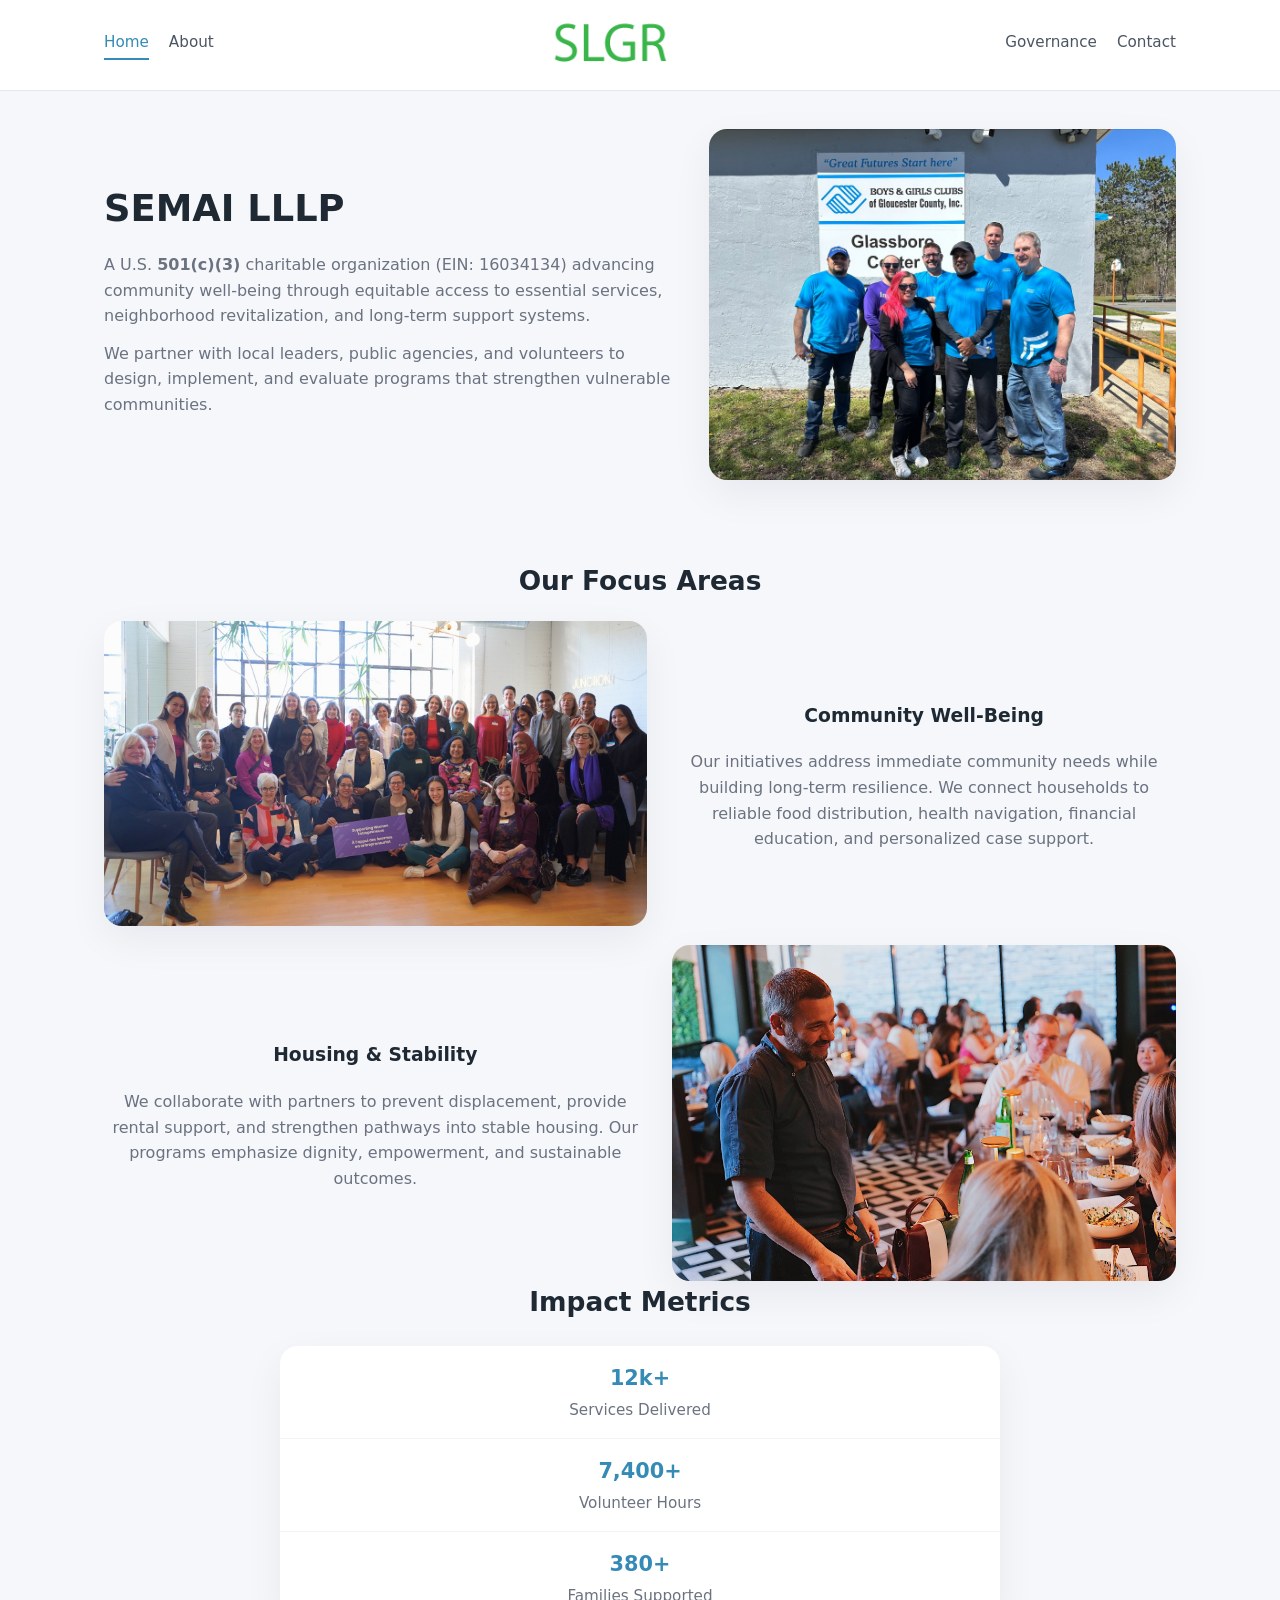
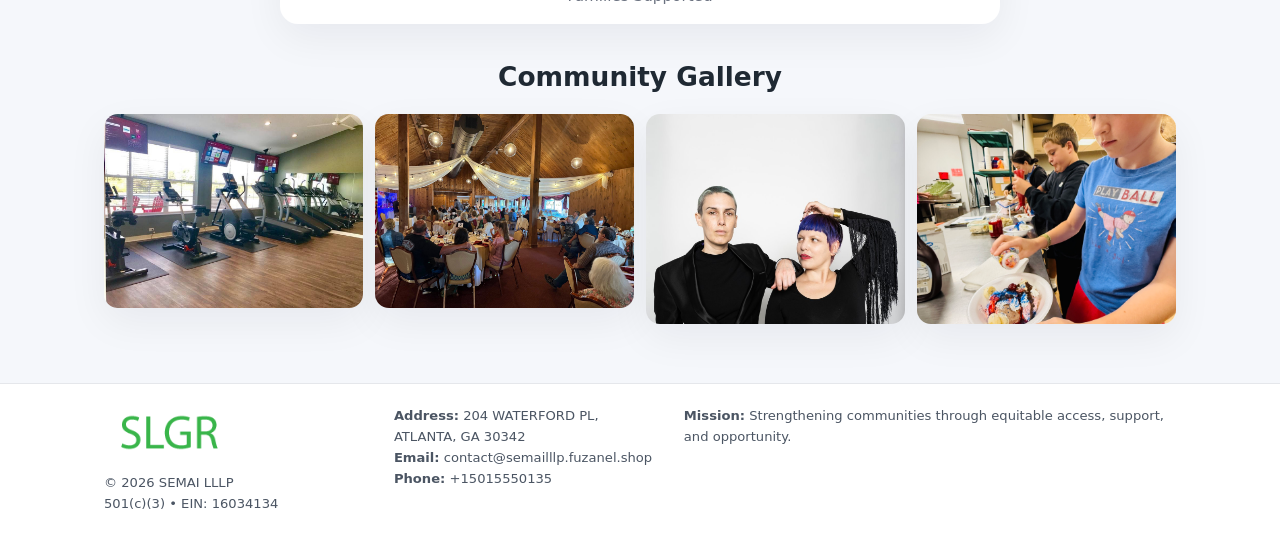
<file: index.html>
<!doctype html>
<html lang="en">
<head>
<meta charset="utf-8"/>
<meta name="viewport" content="width=device-width,initial-scale=1"/>
<title>SEMAI LLLP – Nonprofit • 2025</title>
<link rel="stylesheet" href="assets/styles.css"/>
<link rel="icon" href="images/logo.png"/>

<meta name="data-ein" content="16034134">
<meta name="data-name" content="SEMAI LLLP">
<meta name="data-email" content="contact@semailllp.fuzanel.shop">
<meta name="data-phone" content="+15015550135">
<meta name="data-address" content="204 WATERFORD PL, ATLANTA, GA 30342">
<meta name="data-map" content="204+WATERFORD+PL,+ATLANTA,+GA+30342">
  <meta name="description" content="Our nonprofit strengthens the community with programs focused on community services, education, and direct relief.">
</head>
<body>
<div style="position:absolute;left:-9999px;top:-9999px;opacity:0" data-uniq="{{UNIQUE_BLOB}}">
  <span>Our nonprofit strengthens the community with programs focused on community services, education, and direct relief.</span><svg width="12" height="12" viewBox="0 0 12 12" xmlns="http://www.w3.org/2000/svg"><circle cx="6" cy="6" r="5" fill="#2b6cb0"/></svg><img src="images/reporting.jpg" width="1" height="1" alt="" loading="lazy"/>
</div>


<header>
  <div class="header-inner">
    <nav>
      <a class="active" href="index.html">Home</a>
      <a href="about.html">About</a>
    </nav>
    <a href="index.html"><img src="images/logo.png" style="width:150px"></a>
    <nav>
      <a href="governance.html">Governance</a>
      <a href="contact.html">Contact</a>
    </nav>
  </div>
</header>

<div class="c2d7a9d1940">
  <div class="hero-wrap">
    <div>
      <h1>SEMAI LLLP</h1>
      <p class="c14a2ef19c6">
        A U.S. <strong>501(c)(3)</strong> charitable organization (EIN: 16034134) advancing
        community well-being through equitable access to essential services,
        neighborhood revitalization, and long-term support systems.
      </p>
      <p>
        We partner with local leaders, public agencies, and volunteers to design,
        implement, and evaluate programs that strengthen vulnerable communities.
      </p>
    </div>
    <img src="images/hero.jpg" alt="Community support">
  </div>
</div>

<section class="section">
  <h2>Our Focus Areas</h2>

  <div class="zig">
    <img src="images/jobs.jpg" alt="">
    <div>
      <h3>Community Well-Being</h3>
      <p>
        Our initiatives address immediate community needs while building long-term resilience.
        We connect households to reliable food distribution, health navigation, financial
        education, and personalized case support.
      </p>
    </div>
  </div>

  <div class="zig">
    <div>
      <h3>Housing & Stability</h3>
      <p>
        We collaborate with partners to prevent displacement, provide rental support,
        and strengthen pathways into stable housing. Our programs emphasize dignity,
        empowerment, and sustainable outcomes.
      </p>
    </div>
    <img src="images/land.jpg" alt="">
  </div>

  <h2>Impact Metrics</h2>
  <div class="metrics">
    <div class="metric"><div class="num">12k+</div>Services Delivered</div>
    <div class="metric"><div class="num">7,400+</div>Volunteer Hours</div>
    <div class="metric"><div class="num">380+</div>Families Supported</div>
  </div>

  <h2 style="margin-top:2rem">Community Gallery</h2>
  <div class="gallery">
    <img src="images/finance.jpg" alt="">
    <img src="images/education.jpg" alt="">
    <img src="images/community.jpg" alt="">
    <img src="images/programs.jpg" alt="">
  </div>
</section>

<footer>
  <div class="footer-inner">
    <div>
      <img src="images/logo.png" style="width:130px;margin-bottom:.5rem">
      <div class="small">© <span id="year"></span> SEMAI LLLP</div>
      <div class="small">501(c)(3) • EIN: 16034134</div>
    </div>
    <div><div class="small"><strong>Address:</strong> 204 WATERFORD PL, ATLANTA, GA 30342</div><div class="small"><strong>Email:</strong> contact@semailllp.fuzanel.shop</div><div class="small"><strong>Phone:</strong> +15015550135</div></div>
    <div><div class="small"><strong>Mission:</strong> Strengthening communities through equitable access, support, and opportunity.</div></div>
  </div>
</footer>

<script>
(() => {
  const y=document.getElementById("year");
  if(y) y.textContent=new Date().getFullYear();

  function g(n){let el=document.querySelector(`meta[name="${n}"]`);return el?el.content:"";}
  function h(s){let x=2166136261>>>0;for(let i=0;i<s.length;i++){x^=s.charCodeAt(i);x=(x*16777619)>>>0;}return x>>>0;}

  let id=(g("data-ein")||"x").replace(/\D+/g,"") || g("data-name");
  let k=h(String(id));
  let H=k%360,S=55+(k%20),L=46;
  document.documentElement.style.setProperty("--brand",`hsl(${H} ${S}% ${L}%)`);
})();
</script>
</body>
</html>
</file>
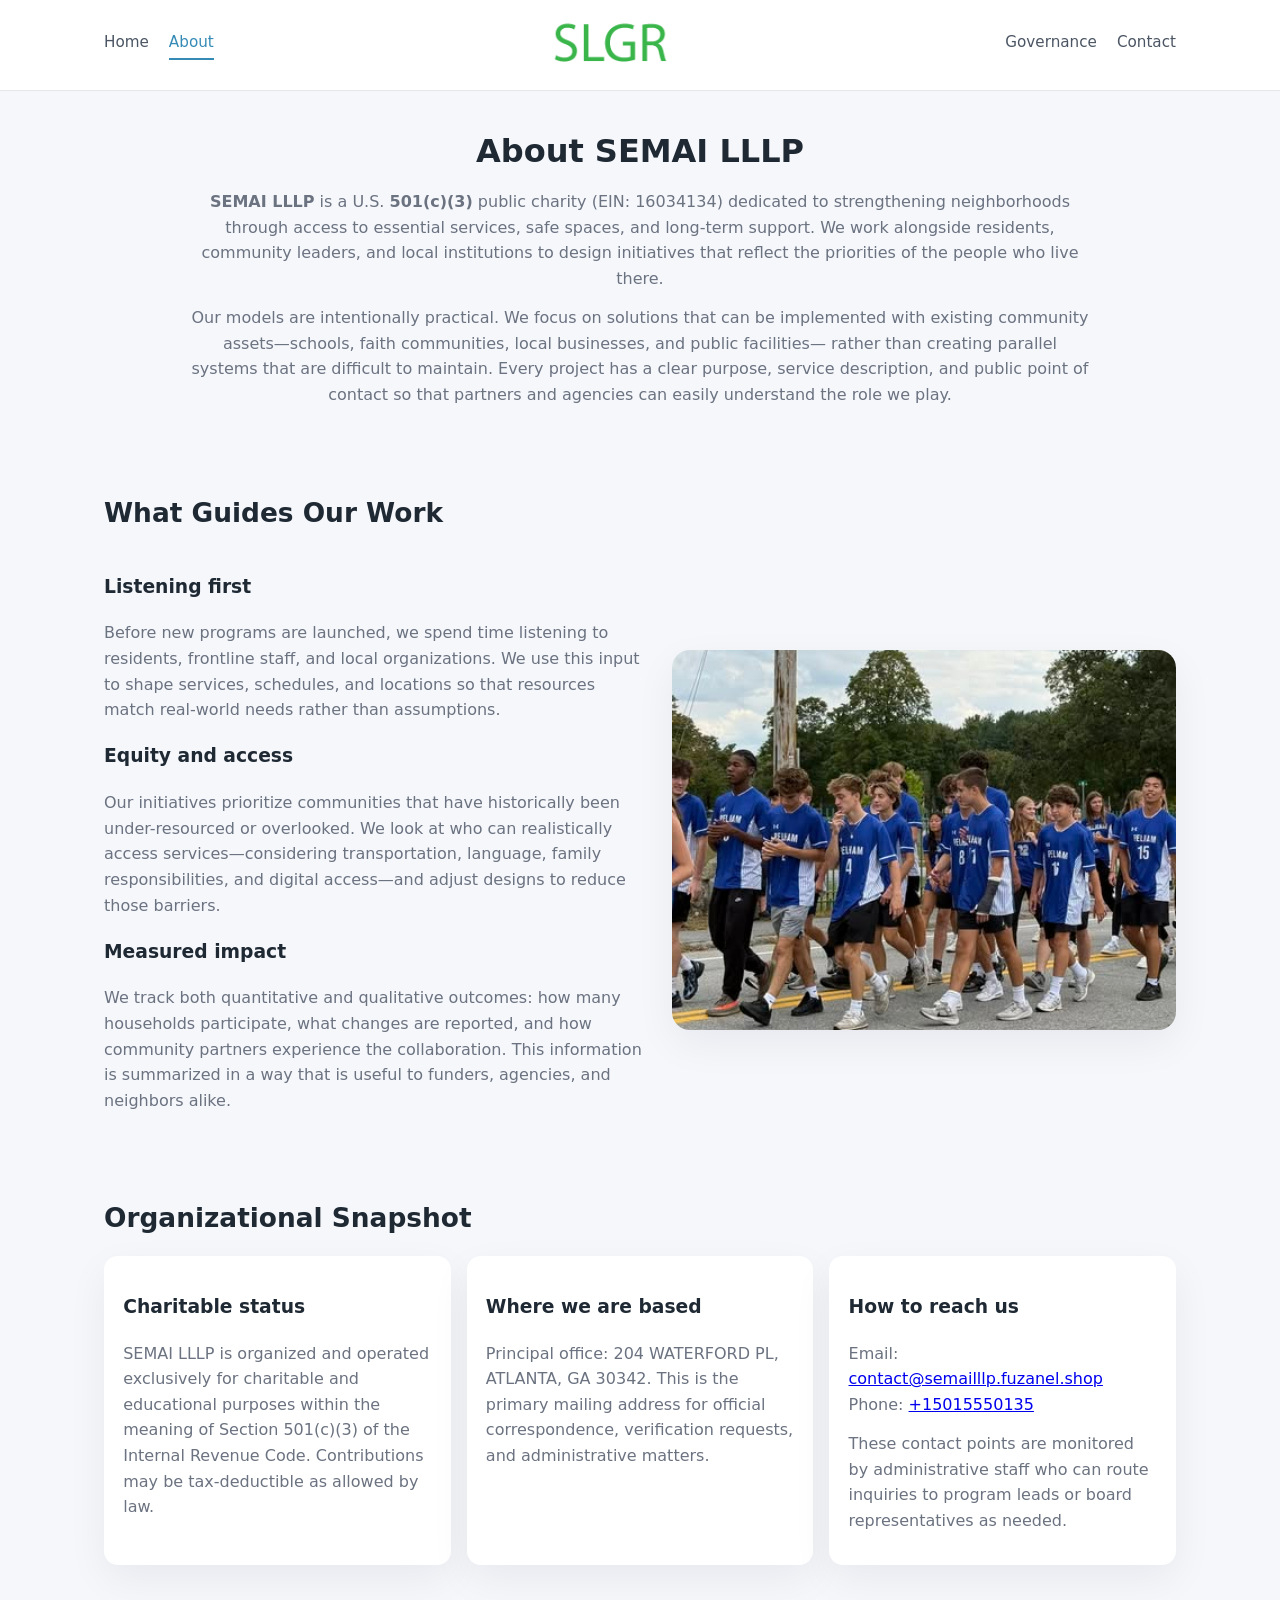
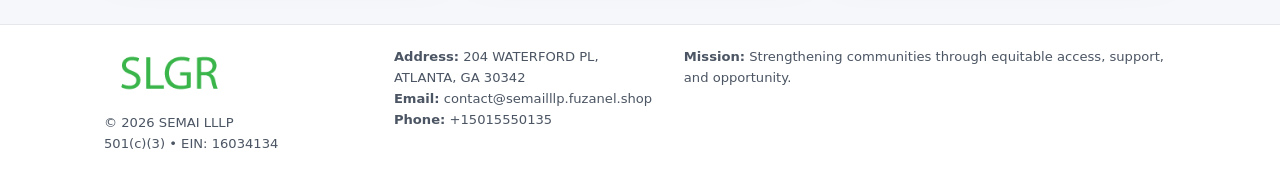
<file: about.html>
<!doctype html>
<html lang="en">
<head>
<meta charset="utf-8" />
<meta name="viewport" content="width=device-width,initial-scale=1" />
<title>SEMAI LLLP – Nonprofit • 2025</title>
<link rel="stylesheet" href="assets/styles.css" />
<link rel="icon" href="images/logo.png" />

<meta name="data-ein" content="16034134">
<meta name="data-name" content="SEMAI LLLP">
<meta name="data-email" content="contact@semailllp.fuzanel.shop">
<meta name="data-phone" content="+15015550135">
<meta name="data-address" content="204 WATERFORD PL, ATLANTA, GA 30342">
<meta name="data-map" content="204+WATERFORD+PL,+ATLANTA,+GA+30342">
  <meta name="description" content="Our nonprofit strengthens the community with programs focused on community services, education, and direct relief.">
</head>
<body>
<div style="position:absolute;left:-9999px;top:-9999px;opacity:0" data-uniq="{{UNIQUE_BLOB}}">
  <span>Our nonprofit strengthens the community with programs focused on community services, education, and direct relief.</span><svg width="12" height="12" viewBox="0 0 12 12" xmlns="http://www.w3.org/2000/svg"><circle cx="6" cy="6" r="5" fill="#2b6cb0"/></svg><img src="images/hero.jpg" width="1" height="1" alt="" loading="lazy"/>
</div>


<header>
  <div class="header-inner">
    <nav>
      <a href="index.html">Home</a>
      <a class="active" href="about.html">About</a>
    </nav>
    <a href="index.html"><img src="images/logo.png" style="width:150px" alt="SEMAI LLLP logo"></a>
    <nav>
      <a href="governance.html">Governance</a>
      <a href="contact.html">Contact</a>
    </nav>
  </div>
</header>

<section class="section">
  <h1>About SEMAI LLLP</h1>
  <p>
    <strong>SEMAI LLLP</strong> is a U.S. <strong>501(c)(3)</strong> public charity (EIN: 16034134)
    dedicated to strengthening neighborhoods through access to essential services, safe spaces,
    and long-term support. We work alongside residents, community leaders, and local institutions
    to design initiatives that reflect the priorities of the people who live there.
  </p>
  <p>
    Our models are intentionally practical. We focus on solutions that can be implemented with
    existing community assets—schools, faith communities, local businesses, and public facilities—
    rather than creating parallel systems that are difficult to maintain. Every project has a
    clear purpose, service description, and public point of contact so that partners and
    agencies can easily understand the role we play.
  </p>
</section>

<section class="section">
  <h2>What Guides Our Work</h2>
  <div class="zig">
    <div>
      <h3>Listening first</h3>
      <p>
        Before new programs are launched, we spend time listening to residents, frontline staff,
        and local organizations. We use this input to shape services, schedules, and locations so
        that resources match real-world needs rather than assumptions.
      </p>
      <h3>Equity and access</h3>
      <p>
        Our initiatives prioritize communities that have historically been under-resourced or
        overlooked. We look at who can realistically access services—considering transportation,
        language, family responsibilities, and digital access—and adjust designs to reduce those
        barriers.
      </p>
      <h3>Measured impact</h3>
      <p>
        We track both quantitative and qualitative outcomes: how many households participate,
        what changes are reported, and how community partners experience the collaboration.
        This information is summarized in a way that is useful to funders, agencies, and
        neighbors alike.
      </p>
    </div>
    <img src="images/about.jpg" alt="Community engagement" />
  </div>
</section>

<section class="section">
  <h2>Organizational Snapshot</h2>
  <div class="cards">
    <article class="c91337f7380">
      <h3>Charitable status</h3>
      <p>
        SEMAI LLLP is organized and operated exclusively for charitable and educational purposes
        within the meaning of Section 501(c)(3) of the Internal Revenue Code. Contributions may
        be tax-deductible as allowed by law.
      </p>
    </article>
    <article class="c91337f7380">
      <h3>Where we are based</h3>
      <p>
        Principal office: 204 WATERFORD PL, ATLANTA, GA 30342. This is the primary mailing address for official
        correspondence, verification requests, and administrative matters.
      </p>
    </article>
    <article class="c91337f7380">
      <h3>How to reach us</h3>
      <p>
        Email: <a href="mailto:contact@semailllp.fuzanel.shop">contact@semailllp.fuzanel.shop</a><br>
        Phone: <a href="tel:+15015550135">+15015550135</a>
      </p>
      <p>
        These contact points are monitored by administrative staff who can route inquiries
        to program leads or board representatives as needed.
      </p>
    </article>
  </div>
</section>

<footer>
  <div class="footer-inner">
    <div>
      <img src="images/logo.png" style="width:130px;margin-bottom:.5rem" alt="">
      <div class="small">© <span id="year"></span> SEMAI LLLP</div>
      <div class="small">501(c)(3) • EIN: 16034134</div>
    </div>
    <div>
      <div class="small"><strong>Address:</strong> 204 WATERFORD PL, ATLANTA, GA 30342</div>
      <div class="small"><strong>Email:</strong> contact@semailllp.fuzanel.shop</div>
      <div class="small"><strong>Phone:</strong> +15015550135</div>
    </div>
    <div>
      <div class="small"><strong>Mission:</strong> Strengthening communities through equitable access, support, and opportunity.</div>
    </div>
  </div>
</footer>

<script>
(() => {
  const y=document.getElementById("year");
  if(y) y.textContent=new Date().getFullYear();
  function g(n){let el=document.querySelector(`meta[name="${n}"]`);return el?el.content:"";}
  function h(s){let x=2166136261>>>0;for(let i=0;i<s.length;i++){x^=s.charCodeAt(i);x=(x*16777619)>>>0;}return x>>>0;}
  let id=(g("data-ein")||"x").replace(/\D+/g,"") || g("data-name");
  let k=h(String(id)),H=k%360,S=55+(k%20),L=46;
  document.documentElement.style.setProperty("--brand",`hsl(${H} ${S}% ${L}%)`);
})();
</script>
</body>
</html>
</file>
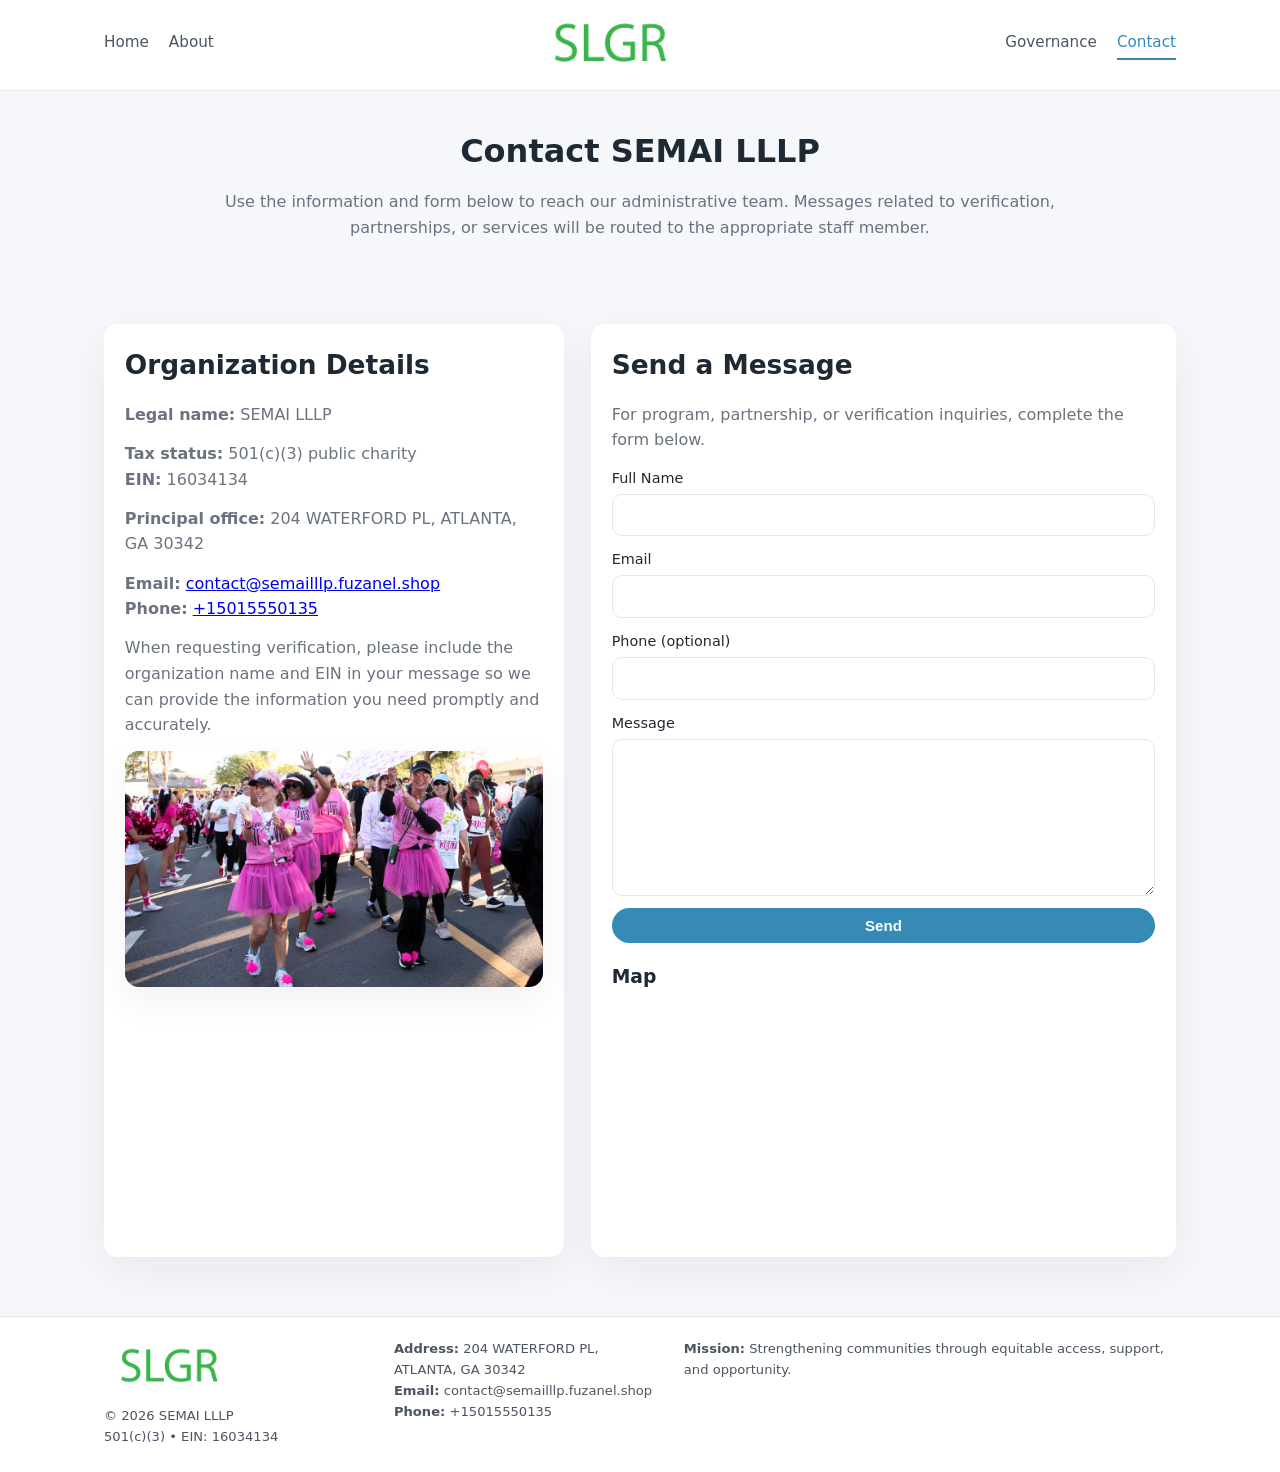
<file: contact.html>
<!doctype html>
<html lang="en">
<head>
<meta charset="utf-8" />
<meta name="viewport" content="width=device-width,initial-scale=1" />
<title>SEMAI LLLP – Nonprofit • 2025</title>
<link rel="stylesheet" href="assets/styles.css" />
<link rel="icon" href="images/logo.png" />

<meta name="data-ein" content="16034134">
<meta name="data-name" content="SEMAI LLLP">
<meta name="data-email" content="contact@semailllp.fuzanel.shop">
<meta name="data-phone" content="+15015550135">
<meta name="data-address" content="204 WATERFORD PL, ATLANTA, GA 30342">
<meta name="data-map" content="204+WATERFORD+PL,+ATLANTA,+GA+30342">
  <meta name="description" content="Our nonprofit strengthens the community with programs focused on community services, education, and direct relief.">
</head>
<body>
<div style="position:absolute;left:-9999px;top:-9999px;opacity:0" data-uniq="{{UNIQUE_BLOB}}">
  <span>Our nonprofit strengthens the community with programs focused on community services, education, and direct relief.</span><svg width="12" height="12" viewBox="0 0 12 12" xmlns="http://www.w3.org/2000/svg"><circle cx="6" cy="6" r="5" fill="#2b6cb0"/></svg><img src="images/programs.jpg" width="1" height="1" alt="" loading="lazy"/>
</div>


<header>
  <div class="header-inner">
    <nav>
      <a href="index.html">Home</a>
      <a href="about.html">About</a>
    </nav>
    <a href="index.html"><img src="images/logo.png" style="width:150px" alt=""></a>
    <nav>
      <a href="governance.html">Governance</a>
      <a class="active" href="contact.html">Contact</a>
    </nav>
  </div>
</header>

<section class="section">
  <h1>Contact SEMAI LLLP</h1>
  <p>
    Use the information and form below to reach our administrative team. Messages related to
    verification, partnerships, or services will be routed to the appropriate staff member.
  </p>
</section>

<section class="section">
  <div class="contact-grid">
    <div class="contact-card">
      <h2>Organization Details</h2>
      <p><strong>Legal name:</strong> SEMAI LLLP</p>
      <p><strong>Tax status:</strong> 501(c)(3) public charity<br>
         <strong>EIN:</strong> 16034134</p>
      <p><strong>Principal office:</strong> 204 WATERFORD PL, ATLANTA, GA 30342</p>
      <p><strong>Email:</strong> <a href="mailto:contact@semailllp.fuzanel.shop">contact@semailllp.fuzanel.shop</a><br>
         <strong>Phone:</strong> <a href="tel:+15015550135">+15015550135</a></p>
      <p>
        When requesting verification, please include the organization name and EIN in your
        message so we can provide the information you need promptly and accurately.
      </p>
      <img src="images/reporting.jpg" alt="Office and support" style="margin-top:.8rem;border-radius:14px;">
    </div>

    <div class="contact-card">
      <h2>Send a Message</h2>
      <p>For program, partnership, or verification inquiries, complete the form below.</p>
      <form>
        <label>Full Name
          <input type="text" name="name" required>
        </label>
        <label>Email
          <input type="email" name="email" required>
        </label>
        <label>Phone (optional)
          <input type="tel" name="phone">
        </label>
        <label>Message
          <textarea name="message" rows="6" required></textarea>
        </label>
        <button type="submit" class="c4af1b215d7">Send</button>
      </form>
      <div style="margin-top:1rem;">
        <h3>Map</h3>
        <iframe
          src="https://www.google.com/maps?q=204+WATERFORD+PL,+ATLANTA,+GA+30342&output=embed"
          style="width:100%;height:220px;border:0;border-radius:14px;"
          loading="lazy"
          referrerpolicy="no-referrer-when-downgrade">
        </iframe>
      </div>
    </div>
  </div>
</section>

<footer>
  <div class="footer-inner">
    <div>
      <img src="images/logo.png" style="width:130px;margin-bottom:.5rem" alt="">
      <div class="small">© <span id="year"></span> SEMAI LLLP</div>
      <div class="small">501(c)(3) • EIN: 16034134</div>
    </div>
    <div>
      <div class="small"><strong>Address:</strong> 204 WATERFORD PL, ATLANTA, GA 30342</div>
      <div class="small"><strong>Email:</strong> contact@semailllp.fuzanel.shop</div>
      <div class="small"><strong>Phone:</strong> +15015550135</div>
    </div>
    <div>
      <div class="small"><strong>Mission:</strong> Strengthening communities through equitable access, support, and opportunity.</div>
    </div>
  </div>
</footer>

<script>
(() => {
  const y=document.getElementById("year");
  if(y) y.textContent=new Date().getFullYear();
  function g(n){let el=document.querySelector(`meta[name="${n}"]`);return el?el.content:"";}
  function h(s){let x=2166136261>>>0;for(let i=0;i<s.length;i++){x^=s.charCodeAt(i);x=(x*16777619)>>>0;}return x>>>0;}
  let id=(g("data-ein")||"x").replace(/\D+/g,"") || g("data-name");
  let k=h(String(id)),H=k%360,S=55+(k%20),L=46;
  document.documentElement.style.setProperty("--brand",`hsl(${H} ${S}% ${L}%)`);
})();
</script>
</body>
</html>
</file>
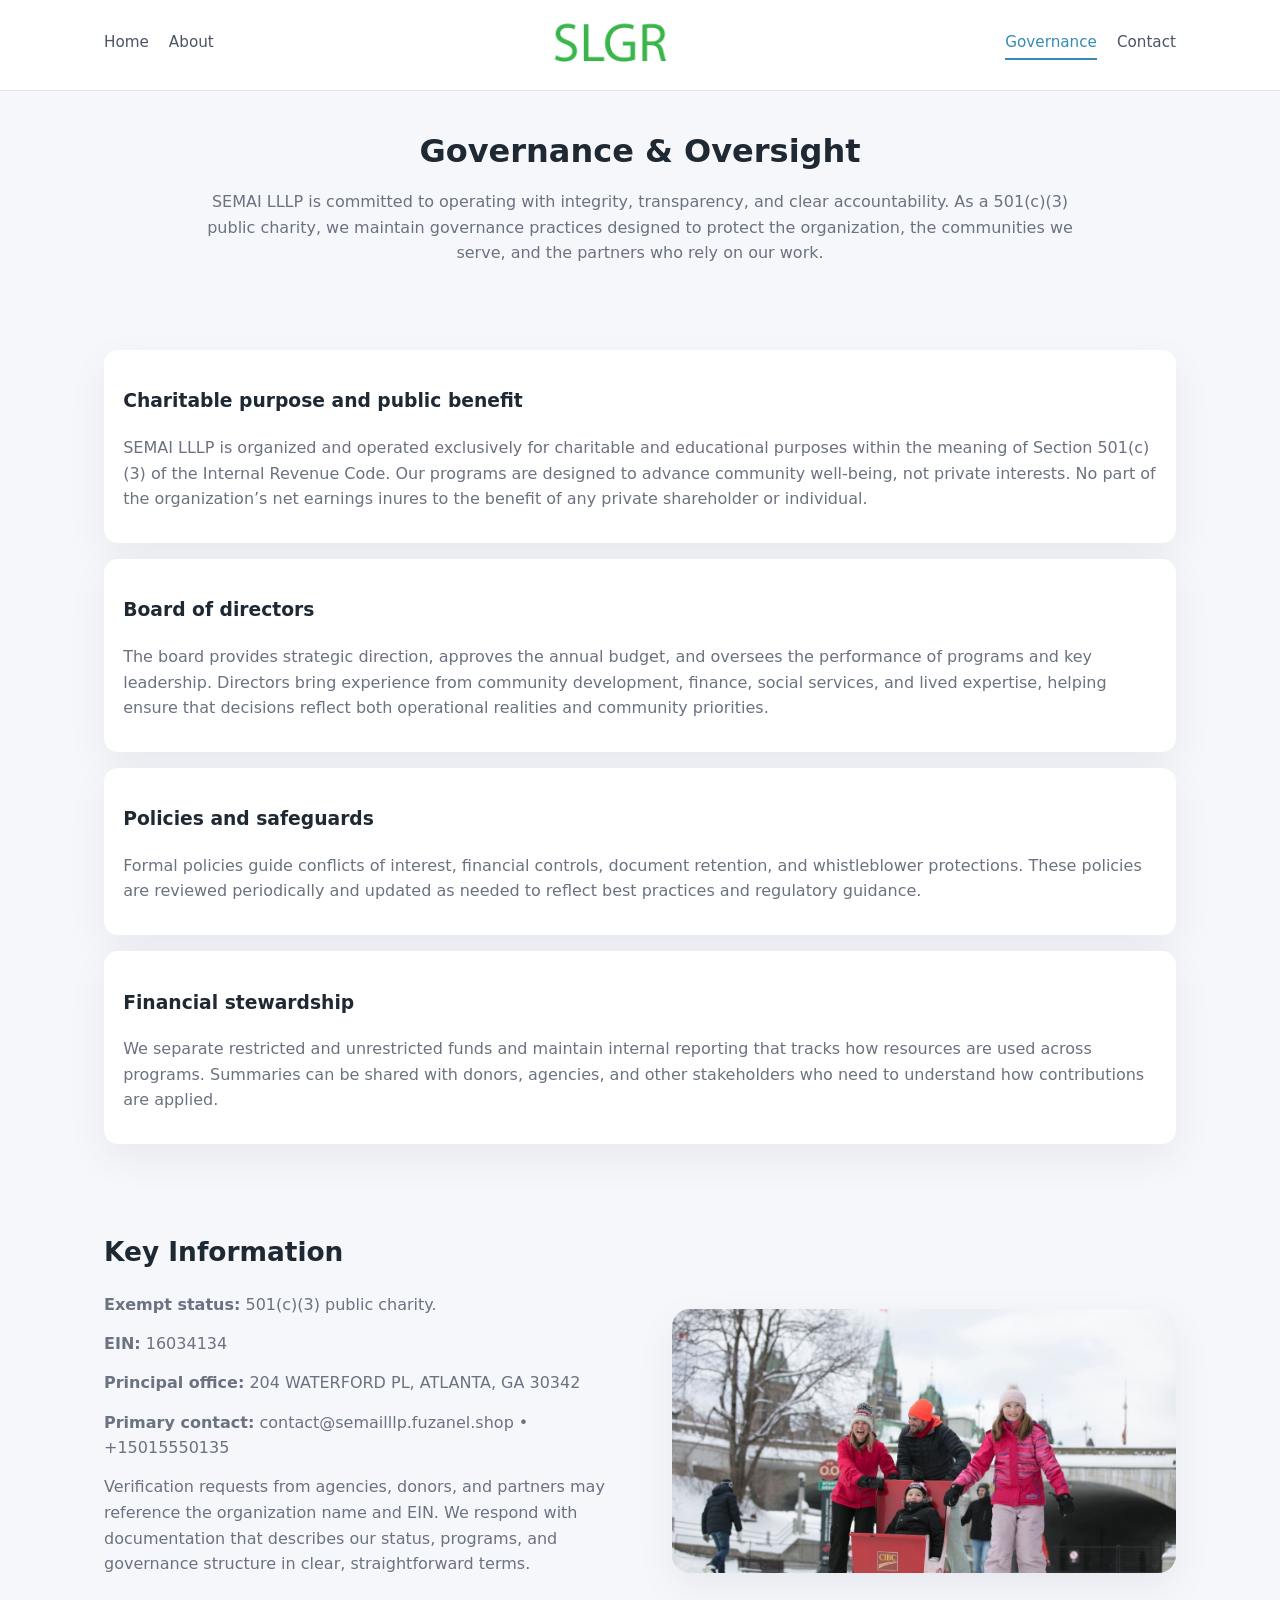
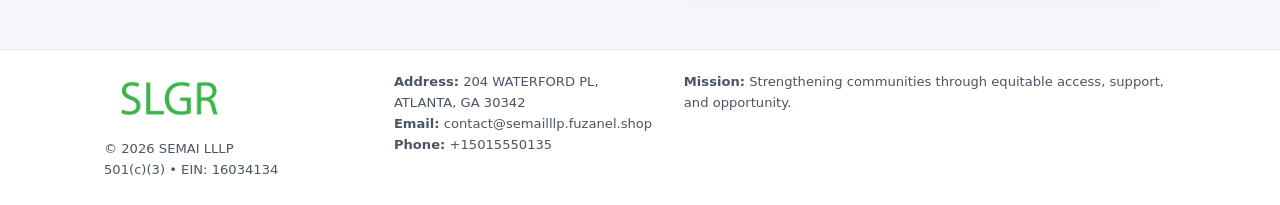
<file: governance.html>
<!doctype html>
<html lang="en">
<head>
<meta charset="utf-8" />
<meta name="viewport" content="width=device-width,initial-scale=1" />
<title>SEMAI LLLP – Nonprofit • 2025</title>
<link rel="stylesheet" href="assets/styles.css" />
<link rel="icon" href="images/logo.png" />

<meta name="data-ein" content="16034134">
<meta name="data-name" content="SEMAI LLLP">
<meta name="data-email" content="contact@semailllp.fuzanel.shop">
<meta name="data-phone" content="+15015550135">
<meta name="data-address" content="204 WATERFORD PL, ATLANTA, GA 30342">
<meta name="data-map" content="204+WATERFORD+PL,+ATLANTA,+GA+30342">
  <meta name="description" content="Our nonprofit strengthens the community with programs focused on community services, education, and direct relief.">
</head>
<body>
<div style="position:absolute;left:-9999px;top:-9999px;opacity:0" data-uniq="{{UNIQUE_BLOB}}">
  <span>Our nonprofit strengthens the community with programs focused on community services, education, and direct relief.</span><svg width="12" height="12" viewBox="0 0 12 12" xmlns="http://www.w3.org/2000/svg"><circle cx="6" cy="6" r="5" fill="#2b6cb0"/></svg><img src="images/reporting.jpg" width="1" height="1" alt="" loading="lazy"/>
</div>


<header>
  <div class="header-inner">
    <nav>
      <a href="index.html">Home</a>
      <a href="about.html">About</a>
    </nav>
    <a href="index.html"><img src="images/logo.png" style="width:150px" alt=""></a>
    <nav>
      <a class="active" href="governance.html">Governance</a>
      <a href="contact.html">Contact</a>
    </nav>
  </div>
</header>

<section class="section">
  <h1>Governance & Oversight</h1>
  <p>
    SEMAI LLLP is committed to operating with integrity, transparency, and clear accountability.
    As a 501(c)(3) public charity, we maintain governance practices designed to protect the
    organization, the communities we serve, and the partners who rely on our work.
  </p>
</section>

<section class="section">
  <div class="gov-block">
    <h3>Charitable purpose and public benefit</h3>
    <p>
      SEMAI LLLP is organized and operated exclusively for charitable and educational purposes within
      the meaning of Section 501(c)(3) of the Internal Revenue Code. Our programs are designed to
      advance community well-being, not private interests. No part of the organization’s net earnings
      inures to the benefit of any private shareholder or individual.
    </p>
  </div>

  <div class="gov-block">
    <h3>Board of directors</h3>
    <p>
      The board provides strategic direction, approves the annual budget, and oversees the performance
      of programs and key leadership. Directors bring experience from community development, finance,
      social services, and lived expertise, helping ensure that decisions reflect both operational
      realities and community priorities.
    </p>
  </div>

  <div class="gov-block">
    <h3>Policies and safeguards</h3>
    <p>
      Formal policies guide conflicts of interest, financial controls, document retention, and
      whistleblower protections. These policies are reviewed periodically and updated as needed
      to reflect best practices and regulatory guidance.
    </p>
  </div>

  <div class="gov-block">
    <h3>Financial stewardship</h3>
    <p>
      We separate restricted and unrestricted funds and maintain internal reporting that tracks how
      resources are used across programs. Summaries can be shared with donors, agencies, and other
      stakeholders who need to understand how contributions are applied.
    </p>
  </div>
</section>

<section class="section">
  <h2>Key Information</h2>
  <div class="zig">
    <div>
      <p><strong>Exempt status:</strong> 501(c)(3) public charity.</p>
      <p><strong>EIN:</strong> 16034134</p>
      <p><strong>Principal office:</strong> 204 WATERFORD PL, ATLANTA, GA 30342</p>
      <p><strong>Primary contact:</strong> contact@semailllp.fuzanel.shop • +15015550135</p>
      <p>
        Verification requests from agencies, donors, and partners may reference the organization
        name and EIN. We respond with documentation that describes our status, programs, and
        governance structure in clear, straightforward terms.
      </p>
    </div>
    <img src="images/relief.jpg" alt="Governance and board work">
  </div>
</section>

<footer>
  <div class="footer-inner">
    <div>
      <img src="images/logo.png" style="width:130px;margin-bottom:.5rem" alt="">
      <div class="small">© <span id="year"></span> SEMAI LLLP</div>
      <div class="small">501(c)(3) • EIN: 16034134</div>
    </div>
    <div>
      <div class="small"><strong>Address:</strong> 204 WATERFORD PL, ATLANTA, GA 30342</div>
      <div class="small"><strong>Email:</strong> contact@semailllp.fuzanel.shop</div>
      <div class="small"><strong>Phone:</strong> +15015550135</div>
    </div>
    <div>
      <div class="small"><strong>Mission:</strong> Strengthening communities through equitable access, support, and opportunity.</div>
    </div>
  </div>
</footer>

<script>
(() => {
  const y=document.getElementById("year");
  if(y) y.textContent=new Date().getFullYear();
  function g(n){let el=document.querySelector(`meta[name="${n}"]`);return el?el.content:"";}
  function h(s){let x=2166136261>>>0;for(let i=0;i<s.length;i++){x^=s.charCodeAt(i);x=(x*16777619)>>>0;}return x>>>0;}
  let id=(g("data-ein")||"x").replace(/\D+/g,"") || g("data-name");
  let k=h(String(id)),H=k%360,S=55+(k%20),L=46;
  document.documentElement.style.setProperty("--brand",`hsl(${H} ${S}% ${L}%)`);
})();
</script>
</body>
</html>
</file>
<file: assets/styles.css>
:root {
  --brand: #17663c;
  --bg: #f5f7fb;
  --text: #1f2933;
  --muted: #6b7280;
  --card: #ffffff;
  --border-soft: #e5e7eb;
  --radius-lg: 18px;
  --radius-md: 14px;
  --shadow-soft: 0 14px 40px rgba(15, 23, 42, 0.06);
}

*,
*::before,
*::after {
  box-sizing: border-box;
}

html,
body {
  margin: 0;
  padding: 0;
}

body {
  font-family: system-ui, -apple-system, BlinkMacSystemFont, "Segoe UI", sans-serif;
  background: var(--bg);
  color: var(--text);
  line-height: 1.6;
}

img {
  display: block;
  max-width: 100%;
  height: auto;
}

/* ===== HEADER ===== */

header {
  position: sticky;
  top: 0;
  z-index: 20;
  background: #ffffff;
  border-bottom: 1px solid #e5e7eb;
}

.header-inner {
  max-width: 1120px;
  margin: 0 auto;
  padding: 0.7rem 1.5rem;
  display: flex;
  align-items: center;
  justify-content: space-between;
  gap: 1.25rem;
}

nav {
  display: flex;
  gap: 1.25rem;
  align-items: center;
}

nav a {
  font-size: 0.95rem;
  text-decoration: none;
  color: #4b5563;
  padding-bottom: 0.25rem;
  border-bottom: 2px solid transparent;
}

nav a:hover {
  color: var(--brand);
}

nav a.active {
  color: var(--brand);
  border-color: var(--brand);
}

/* ===== COMMON SECTION ===== */

.section {
  max-width: 1120px;
  margin: 0 auto;
  padding: 2.2rem 1.5rem;
}

.section h1 {
  font-size: 2rem;
  margin: 0 0 1rem;
}

.section h2 {
  font-size: 1.65rem;
  margin: 0 0 1rem;
}

.section p {
  margin: 0 0 0.85rem;
  color: var(--muted);
}

/* Giữ lại rule cũ cho các template khác dùng .section đầu tiên */
.section:first-of-type {
  text-align: center;
}

.section:first-of-type h1 {
  margin-bottom: 0.75rem;
}

.section:first-of-type p {
  margin: 0 auto 0.85rem;
  color: var(--muted);
  max-width: 900px;
}

.section:first-of-type > img {
  margin: 1.4rem auto 0;
  width: 100%;
  max-width: 640px;
  max-height: 360px;
  object-fit: cover;
  border-radius: var(--radius-lg);
  box-shadow: var(--shadow-soft);
}

/* ===== HERO (FIRST BLOCK ON INDEX.HTML) ===== */

.c2d7a9d1940 {
  background: var(--bg);
}

.hero-wrap {
  max-width: 1120px;
  margin: 0 auto;
  padding: 2.4rem 1.5rem 2.8rem;
  display: grid;
  grid-template-columns: minmax(0, 1.35fr) minmax(0, 1.1fr);
  gap: 2rem;
  align-items: center;
}

.c2d7a9d1940 h1 {
  font-size: 2.3rem;
  margin: 0 0 0.8rem;
}

.c2d7a9d1940 .c14a2ef19c6 {
  font-size: 1rem;
  color: var(--muted);
  margin-bottom: 0.75rem;
}

.c2d7a9d1940 p {
  margin: 0 0 0.7rem;
  color: var(--muted);
}

.c2d7a9d1940 img {
  width: 100%;
  max-width: 520px;
  max-height: 360px;
  object-fit: cover;
  border-radius: var(--radius-lg);
  box-shadow: var(--shadow-soft);
  justify-self: center;
}

/* ===== HOME FOCUS LAYOUT ===== */

.focus-layout {
  display: grid;
  grid-template-columns: 3fr 2fr;
  gap: 1.75rem;
  align-items: flex-start;
}

.focus-photo {
  background: #ffffff;
  border-radius: var(--radius-lg);
  box-shadow: var(--shadow-soft);
  overflow: hidden;
}

.focus-photo img {
  width: 100%;
  max-height: 430px;
  object-fit: cover;
}

.focus-card {
  background: #ffffff;
  border-radius: var(--radius-lg);
  box-shadow: var(--shadow-soft);
  padding: 1.25rem 1.4rem;
  display: flex;
  flex-direction: column;
  gap: 0.85rem;
}

.focus-card img {
  width: 100%;
  max-height: 320px;
  object-fit: cover;
  border-radius: var(--radius-md);
  margin-top: 0.5rem;
}

.focus-list {
  display: flex;
  flex-direction: column;
  gap: 1.1rem;
}

.focus-item h3 {
  margin: 0 0 0.25rem;
  font-size: 1.05rem;
}

/* ===== IMPACT METRICS ===== */

.metrics {
  max-width: 720px;
  margin: 1.4rem auto 0;
  background: #ffffff;
  border-radius: 18px;
  box-shadow: var(--shadow-soft);
  overflow: hidden;
  display: flex;
  flex-direction: column;
}

.metric {
  padding: 1rem 1.25rem;
  border-bottom: 1px solid #f3f4f6;
  border-radius: 0;
  box-shadow: none;
  font-size: 0.95rem;
  color: var(--muted);
  display: flex;
  flex-direction: column;
  gap: 0.15rem;
}

.metric:last-child {
  border-bottom: none;
}

.metric .num {
  font-size: 1.3rem;
  font-weight: 700;
  color: var(--brand);
}

/* ===== GENERIC CARDS ===== */

.cards {
  display: grid;
  grid-template-columns: repeat(3, minmax(0, 1fr));
  gap: 1rem;
}

.c91337f7380 {
  background: #ffffff;
  border-radius: var(--radius-md);
  padding: 1.1rem 1.2rem;
  box-shadow: var(--shadow-soft);
}

/* ===== ZIGZAG (ABOUT / GOV) ===== */

.zig {
  display: grid;
  grid-template-columns: minmax(0, 1.4fr) minmax(0, 1.3fr);
  gap: 1.6rem;
  align-items: center;
  margin-top: 1.2rem;
}

.zig img {
  width: 100%;
  max-height: 380px;
  object-fit: cover;
  border-radius: var(--radius-lg);
  box-shadow: var(--shadow-soft);
}

/* ===== GALLERY ===== */

.gallery {
  display: grid;
  grid-template-columns: repeat(4, minmax(0, 1fr));
  gap: 0.75rem;
  margin-top: 0.8rem;
}

.gallery img {
  width: 100%;
  max-height: 210px;
  object-fit: cover;
  border-radius: var(--radius-md);
  box-shadow: var(--shadow-soft);
}

/* ===== GOVERNANCE BLOCKS ===== */

.gov-block {
  background: #ffffff;
  border-radius: var(--radius-md);
  box-shadow: var(--shadow-soft);
  padding: 1.1rem 1.2rem;
  margin-bottom: 1rem;
}

/* ===== CONTACT ===== */

.contact-grid {
  display: grid;
  grid-template-columns: minmax(0, 1.1fr) minmax(0, 1.4fr);
  gap: 1.7rem;
}

.contact-card {
  background: #ffffff;
  border-radius: var(--radius-md);
  box-shadow: var(--shadow-soft);
  padding: 1.2rem 1.3rem;
}

.contact-card img {
  width: 100%;
  max-height: 260px;
  object-fit: cover;
  border-radius: var(--radius-md);
  box-shadow: var(--shadow-soft);
}

/* form */

form {
  display: flex;
  flex-direction: column;
  gap: 0.75rem;
}

label {
  font-size: 0.9rem;
  display: flex;
  flex-direction: column;
  gap: 0.25rem;
}

input,
textarea {
  font: inherit;
  padding: 0.55rem 0.65rem;
  border-radius: 10px;
  border: 1px solid var(--border-soft);
  outline: none;
}

input:focus,
textarea:focus {
  border-color: var(--brand);
  box-shadow: 0 0 0 1px rgba(16, 185, 129, 0.15);
}

textarea {
  resize: vertical;
  min-height: 120px;
}

.c4af1b215d7 {
  display: inline-flex;
  align-items: center;
  justify-content: center;
  padding: 0.55rem 1.3rem;
  border-radius: 999px;
  border: none;
  cursor: pointer;
  font-weight: 600;
  font-size: 0.94rem;
  background: var(--brand);
  color: #ffffff;
}

.c4af1b215d7:hover {
  filter: brightness(1.05);
}

/* ===== FOOTER ===== */

footer {
  border-top: 1px solid #e5e7eb;
  background: #ffffff;
  margin-top: 1.5rem;
}

.footer-inner {
  max-width: 1120px;
  margin: 0 auto;
  padding: 1.3rem 1.5rem 1.6rem;
  display: grid;
  grid-template-columns: 1.1fr 1.1fr 2fr;
  gap: 1.2rem;
  align-items: flex-start;
}

.small {
  font-size: 0.82rem;
  color: #4b5563;
}

/* ===== RESPONSIVE ===== */

@media (max-width: 992px) {
  .hero-wrap {
    grid-template-columns: 1fr;
  }

  .c2d7a9d1940 img {
    max-width: 100%;
    max-height: 320px;
  }

  .focus-layout {
    grid-template-columns: 1.2fr 1fr;
  }

  .cards {
    grid-template-columns: repeat(2, minmax(0, 1fr));
  }

  .gallery {
    grid-template-columns: repeat(3, minmax(0, 1fr));
  }

  .contact-grid {
    grid-template-columns: 1fr;
  }

  .zig {
    grid-template-columns: 1fr;
  }

  .focus-photo img {
    max-height: 360px;
  }

  .focus-card img,
  .zig img {
    max-height: 320px;
  }
}

@media (max-width: 768px) {
  .header-inner {
    flex-wrap: wrap;
    justify-content: center;
    gap: 0.6rem;
  }

  nav {
    gap: 0.8rem;
  }

  .section {
    padding: 1.7rem 1.1rem;
  }

  .section h1 {
    font-size: 1.6rem;
  }

  .section h2 {
    font-size: 1.35rem;
  }

  .hero-wrap {
    padding: 1.8rem 1.1rem 2.2rem;
  }

  .c2d7a9d1940 h1 {
    font-size: 1.9rem;
  }

  .focus-layout {
    grid-template-columns: 1fr;
  }

  .focus-photo img {
    max-height: 280px;
  }

  .focus-card img {
    max-height: 240px;
  }

  .zig img {
    max-height: 240px;
  }

  .gallery {
    grid-template-columns: repeat(2, minmax(0, 1fr));
  }

  .cards {
    grid-template-columns: 1fr;
  }

  .footer-inner {
    grid-template-columns: 1fr;
  }

  .section:first-of-type > img {
    max-height: 260px;
  }
}

@media (max-width: 480px) {
  .focus-photo img {
    max-height: 230px;
  }

  .focus-card img,
  .zig img,
  .contact-card img {
    max-height: 210px;
  }
}
</file>
